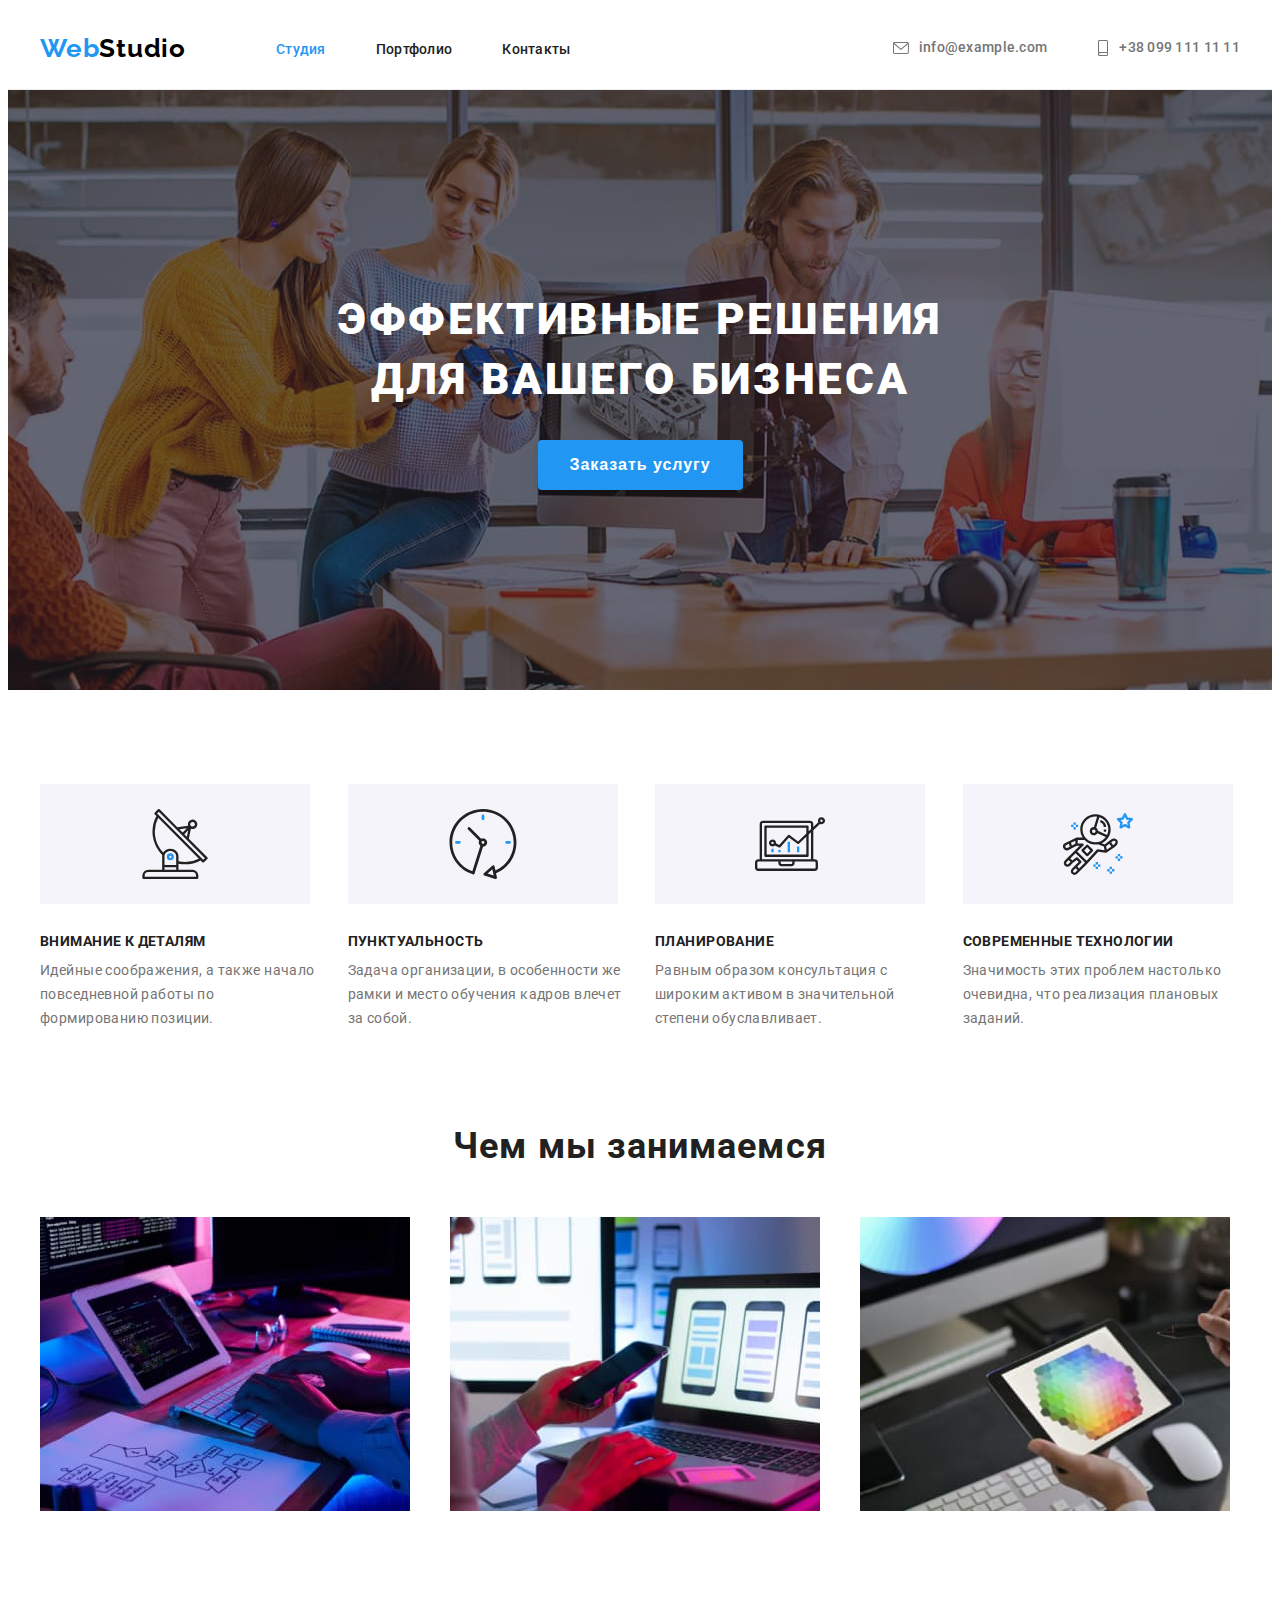
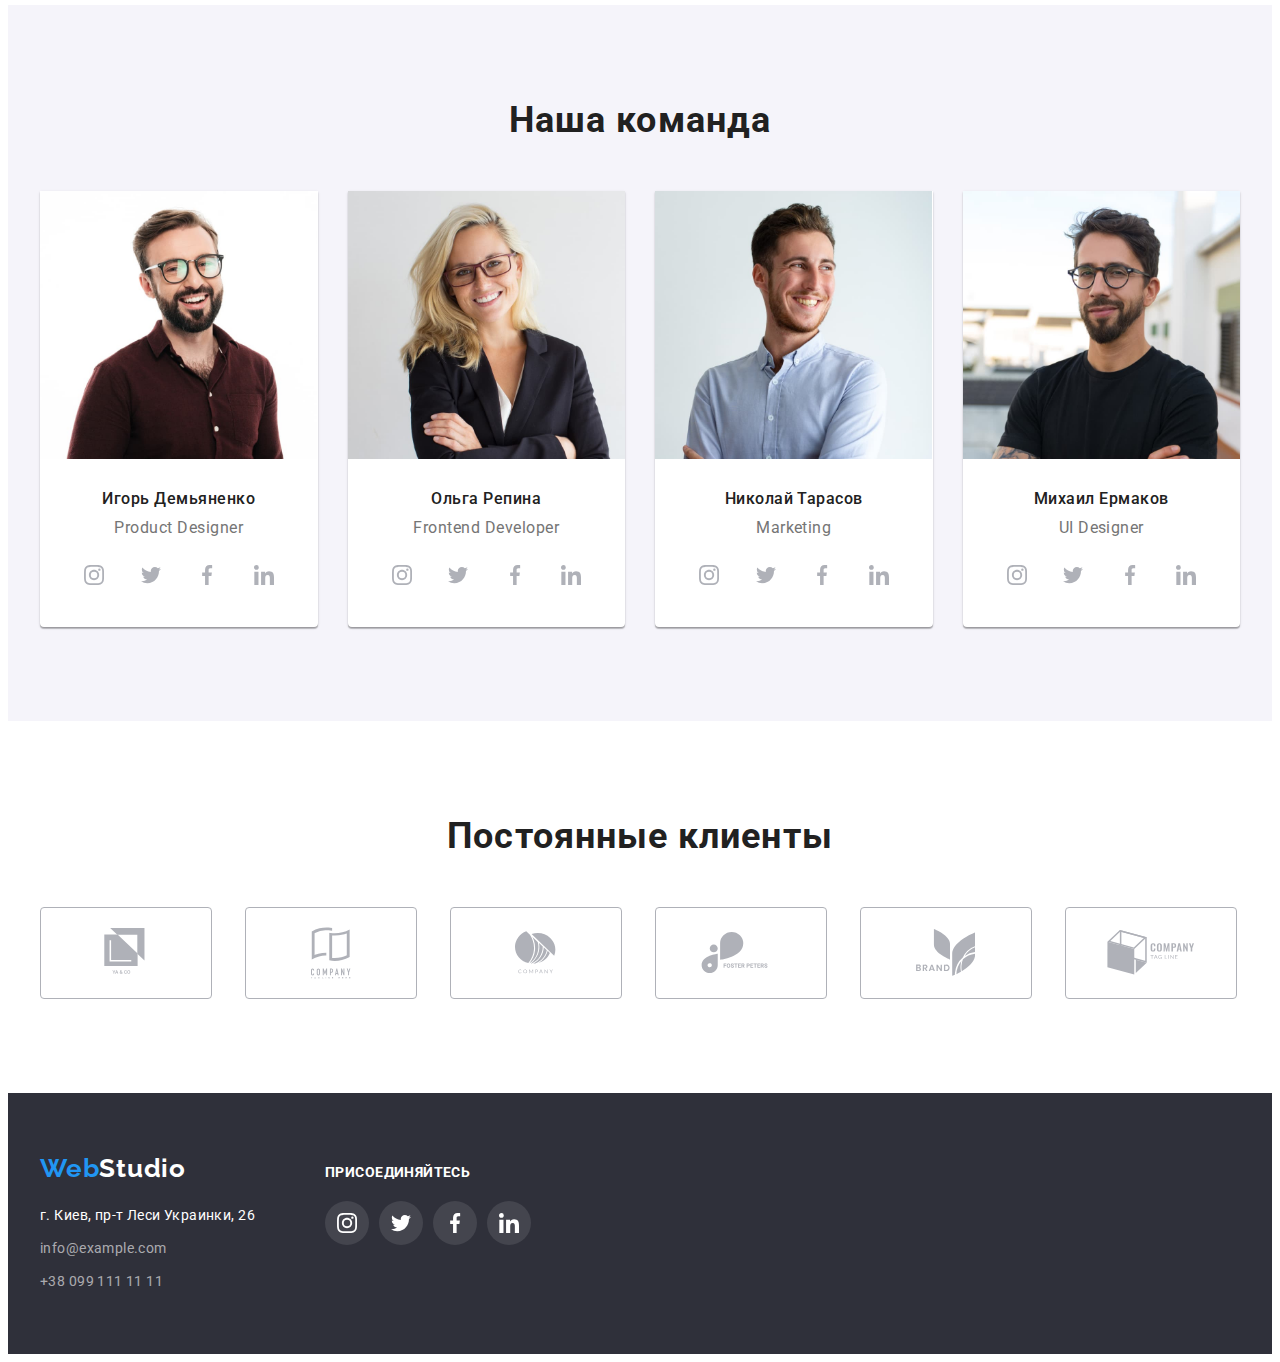
<file: index.html>
<!DOCTYPE html>
<html lang="ru">
<head>
    <meta charset="UTF-8">
    <meta http-equiv="X-UA-Compatible" content="IE=edge">
    <meta name="viewport" content="width=device-width, initial-scale=1.0">
    <title>WebStudio</title>
    <link rel="stylesheet" href="https://cdnjs.cloudflare.com/ajax/libs/modern-normalize/1.0.0/modern-normalize.css" integrity="sha512-Zx6MlUMKSVJoQ+83OwhdILe8cSEsCzfqThJd7J/VA2UrK6Ctj85p+xzqfyuNXE5B1k25uUdmJ2OzItbBy9GHAQ==" crossorigin="anonymous" />
    <link rel="preconnect" href="https://fonts.gstatic.com">
    <link href="https://fonts.googleapis.com/css2?family=Raleway:wght@700&family=Roboto:wght@400;500;700;900&display=swap" rel="stylesheet">
    <link rel="stylesheet" href="./css/styles.css">
</head>
<body>
    <header class="header">
        <div class="container">
            <nav class="header-navigation">
                <a class="link logo" href="/" lang="en">Web<span class="logo-text-white-theme">Studio</span></a>
                <ul class="list navigation-list">
                    <li class="navigation-item">
                        <a class="link navigation-link active-link" href="./index.html">Студия</a>
                    </li>
                    <li class="navigation-item">
                        <a class="link navigation-link" href="./portfolio.html">Портфолио</a>
                    </li>
                    <li class="navigation-item">
                        <a class="link navigation-link" href="">Контакты</a>
                    </li>
                </ul>
            </nav>
            <ul class="list contacts">
                <li class="contacts-item-mail"><a class="link contacts-link" href="mailto:info@example.com" lang="en">
                    <svg class="envelope-img">
                        <use href="./img/icons.svg#envelope" width=16px height=12px></use>
                    </svg>info@example.com</a></li>
                <li class="contacts-item-tel"><a class="link contacts-link" href="tel:+380991111111"><svg class="smartphone-img">
                    <use href="./img/icons.svg#smartphone" width=12px height=16px></use>
                </svg>+38 099 111 11 11</a></li>
            </ul>           
        </div>
    </header>
    <main class="main-container">
    <!--HERO-->
        <section class="hero">
            <div class="container hero-position">
                <h1 class="hero-title">Эффективные решения для вашего бизнеса</h1>
                <button class="modal-btn" type="button">Заказать услугу</button>
            </div>
        </section>
    <!--ADVANTAGE-->
        <section class="advantage">
            <div class="container">
                <h2 class="visually-hidden">Advantage</h2>
                <ul class="list advantage-list">
                    <li class="advantage-item">
                        <div class="advantage-img-box">
                            <svg width=70px height=70px>
                            <use href="./img/icons.svg#antenna"></use>
                            </svg>
                        </div>
                        <h3 class="advantage-item-title">Внимание к деталям</h3>
                        <p class="advantage-item-text">Идейные соображения, а также начало повседневной работы по формированию позиции.</p>
                    </li>
                    <li class="advantage-item">
                        <div class="advantage-img-box">
                            <svg width=70px height=70px>
                            <use href="./img/icons.svg#clock"></use>
                            </svg>
                        </div>
                        <h3 class="advantage-item-title">Пунктуальность</h3>
                        <p class="advantage-item-text">Задача организации, в особенности же рамки и место обучения кадров влечет за собой.</p>
                    </li>
                    <li class="advantage-item">
                        <div class="advantage-img-box">
                            <svg width=70px height=70px>
                            <use href="./img/icons.svg#diagram"></use>
                            </svg>
                        </div>
                        <h3 class="advantage-item-title">Планирование</h3>
                        <p class="advantage-item-text">Равным образом консультация с широким активом в значительной степени обуславливает.</p>
                    </li>
                    <li class="advantage-item">
                        <div class="advantage-img-box">
                            <svg width=70px height=70px>
                            <use href="./img/icons.svg#astronaut"></use>
                            </svg>
                        </div>
                        <h3 class="advantage-item-title">Современные технологии</h3>
                        <p class="advantage-item-text">Значимость этих проблем настолько очевидна, что реализация плановых заданий.</p>
                    </li>
                </ul>
            </div>
        </section>
    <!--GALLERY-->
        <section class="gallery">
            <div class="container">
                <h2 class="title gt-title">Чем мы занимаемся</h2>
                <ul class="list gallery-list">
                    <li class="gallery-item">
                        <img class="gallery-img" src="./img/gallery/img-1.jpg" alt="Написание кода сайта">
                    </li>
                    <li class="gallery-item">
                        <img class="gallery-img" src="./img/gallery/img-2.jpg" alt="Тестирование сайта на смартфоне">
                    </li>
                    <li class="gallery-item">
                        <img class="gallery-img" src="./img/gallery/img-3.jpg" alt="Палитра цветов на планшете">
                    </li>
                </ul>
            </div>
        </section>
    <!--TEAM-->
        <section class="team section">
            <div class="container">
                <h2 class="title gt-title">Наша команда</h2>
                <ul class="list team-list">
                    <li class="team-item">
                        <img class="team-img" src="./img/team/img-t-1.jpg" alt="Мужчина в бордовой рубашке с бородой">
                        <div class="team-subscribe">
                            <h3 class="team-item-title">Игорь Демьяненко</h3>
                            <p class="team-position" lang="en">Product Designer</p>
                            <ul class="list social-list">
                                <li class="social-list-item">
                                    <a href="" class="social-list-link link">
                                        <svg class="social-list-icon" width=20px height=20px>
                                            <use href="./img/icons.svg#instagram"></use>
                                        </svg>
                                    </a>
                                </li>
                                <li class="social-list-item">
                                    <a href="" class="social-list-link link">
                                        <svg class="social-list-icon" width=20px height=20px>
                                            <use href="./img/icons.svg#twitter"></use>
                                        </svg>
                                    </a>
                                </li>
                                <li class="social-list-item">
                                    <a href="" class="social-list-link link">
                                        <svg class="social-list-icon" width=20px height=20px>
                                            <use href="./img/icons.svg#facebook"></use>
                                        </svg>
                                    </a>
                                </li>
                                <li class="social-list-item">
                                    <a href="" class="social-list-link link">
                                        <svg class="social-list-icon" width=20px height=20px>
                                            <use href="./img/icons.svg#linkedin"></use>
                                        </svg>
                                    </a>
                                </li>
                            </ul>
                        </div>
                    </li>
                    <li class="team-item">
                        <img class="team-img" src="./img/team/img-t-2.jpg" alt="Женщина в черном пиджаке и очках">
                        <div class="team-subscribe">
                            <h3 class="team-item-title">Ольга Репина</h3>
                            <p class="team-position" lang="en">Frontend Developer</p>
                            <ul class="list social-list">
                                <li class="social-list-item">
                                    <a href="" class="social-list-link link">
                                        <svg class="social-list-icon" width=20px height=20px>
                                            <use href="./img/icons.svg#instagram"></use>
                                        </svg>
                                    </a>
                                </li>
                                <li class="social-list-item">
                                    <a href="" class="social-list-link link">
                                        <svg class="social-list-icon" width=20px height=20px>
                                            <use href="./img/icons.svg#twitter"></use>
                                        </svg>
                                    </a>
                                </li>
                                <li class="social-list-item">
                                    <a href="" class="social-list-link link">
                                        <svg class="social-list-icon" width=20px height=20px>
                                            <use href="./img/icons.svg#facebook"></use>
                                        </svg>
                                    </a>
                                </li>
                                <li class="social-list-item">
                                    <a href="" class="social-list-link link">
                                        <svg class="social-list-icon" width=20px height=20px>
                                            <use href="./img/icons.svg#linkedin"></use>
                                        </svg>
                                    </a>
                                </li>
                            </ul>
                        </div>
                    </li>
                    <li class="team-item">
                        <img class="team-img" src="./img/team/img-t-3.jpg" alt="Мужчина в голубой рубакше">
                        <div class="team-subscribe">
                            <h3 class="team-item-title">Николай Тарасов</h3>
                            <p class="team-position" lang="en">Marketing</p>
                            <ul class="list social-list">
                                <li class="social-list-item">
                                    <a href="" class="social-list-link link">
                                        <svg class="social-list-icon" width=20px height=20px>
                                            <use href="./img/icons.svg#instagram"></use>
                                        </svg>
                                    </a>
                                </li>
                                <li class="social-list-item">
                                    <a href="" class="social-list-link link">
                                        <svg class="social-list-icon" width=20px height=20px>
                                            <use href="./img/icons.svg#twitter"></use>
                                        </svg>
                                    </a>
                                </li>
                                <li class="social-list-item">
                                    <a href="" class="social-list-link link">
                                        <svg class="social-list-icon" width=20px height=20px>
                                            <use href="./img/icons.svg#facebook"></use>
                                        </svg>
                                    </a>
                                </li>
                                <li class="social-list-item">
                                    <a href="" class="social-list-link link">
                                        <svg class="social-list-icon" width=20px height=20px>
                                            <use href="./img/icons.svg#linkedin"></use>
                                        </svg>
                                    </a>
                                </li>
                            </ul>
                        </div>
                    </li>
                    <li class="team-item">
                        <img class="team-img" src="./img/team/img-t-4.jpg" alt="Мужчина в очках, черной футболке и с бородой">
                        <div class="team-subscribe">
                            <h3 class="team-item-title">Михаил Ермаков</h3>
                            <p class="team-position" lang="en">UI Designer</p>
                            <ul class="list social-list">
                                <li class="social-list-item">
                                    <a href="" class="social-list-link link">
                                        <svg class="social-list-icon" width=20px height=20px>
                                            <use href="./img/icons.svg#instagram"></use>
                                        </svg>
                                    </a>
                                </li>
                                <li class="social-list-item">
                                    <a href="" class="social-list-link">
                                        <svg class="social-list-icon" width=20px height=20px>
                                            <use href="./img/icons.svg#twitter"></use>
                                        </svg>
                                    </a>
                                </li>
                                <li class="social-list-item">
                                    <a href="" class="social-list-link link">
                                        <svg class="social-list-icon" width=20px height=20px>
                                            <use href="./img/icons.svg#facebook"></use>
                                        </svg>
                                    </a>
                                </li>
                                <li class="social-list-item">
                                    <a href="" class="social-list-link link">
                                        <svg class="social-list-icon" width=20px height=20px>
                                            <use href="./img/icons.svg#linkedin"></use>
                                        </svg>
                                    </a>
                                </li>
                            </ul>
                        </div>
                    </li>
                </ul>
            </div>
        </section>
        <section class="section">
            <div class="container">
                <h2 class="regular-customers title">Постоянные клиенты</h2>
                <ul class="list regular-customers-list">
                    <li class="regular-customers-item">
                        <a class="customers-link" href="">
                            <svg class="cust-img" width=45px height=49px>
                                <use href="./img/icons.svg#first-company"></use>
                            </svg>
                        </a>
                    </li>
                    <li class="regular-customers-item">
                        <a class="customers-link" href="">
                            <svg class="cust-img" width=40px height=52px>
                                <use href="./img/icons.svg#second-company"></use>
                            </svg>
                        </a>
                    </li>
                    <li class="regular-customers-item">
                        <a class="customers-link" href="">
                            <svg class="cust-img" width=41px height=43px>
                                <use href="./img/icons.svg#third-company"></use>
                            </svg>
                        </a>
                    </li>
                    <li class="regular-customers-item">
                        <a class="customers-link" href="">
                            <svg class="cust-img" width=80px height=42px>
                                <use href="./img/icons.svg#fourth-company"></use>
                            </svg>
                        </a>
                    </li>
                    <li class="regular-customers-item">
                        <div class="customers-img-box">
                        <a class="customers-link" href="">
                            <svg class="cust-img" width=59px height=47px>
                                <use href="./img/icons.svg#fifth-company"></use>
                            </svg>
                        </a>
                        </div>
                    </li>
                    <li class="regular-customers-item">
                        <a class="customers-link" href="">
                            <svg class="cust-img" width=88px height=45px>
                               <use href="./img/icons.svg#sixth-company"></use>
                            </svg>
                        </a>
                    </li>
                </ul>
            </div>
        </section>
    </main>
    <footer class="footer">
        <div class="container footer-elements">
            <div class="address-container">
            <a class="link logo footer-logo" href="/" lang="en">Web<span class="logo-text-dark-theme">Studio</span></a>
            <address class="address">
                <ul class="list contact-info">
                    <li class="contact-info-item">
                        <a class="link contact-info-location" href="https://goo.gl/maps/8V9FkgbPoYz4gnN9A" target="_blank" rel="noopener noreferrer">г. Киев, пр-т Леси Украинки, 26</a>
                    </li>
                    <li class="contact-info-item">
                        <a class="link contact-info-connection" href="mailto:info@example.com" lang="en">info@example.com</a>
                    </li>
                    <li class="contact-info-item">
                        <a class="link contact-info-connection" href="tel:+380991111111">+38 099 111 11 11</a>
                    </li>
                </ul>
            </address>
            </div>
            <div class="social-container">
            <b class="social-title">присоединяйтесь</b>
            <ul class="list social-list">
                <li class="social-list-item">
                    <a href="" class="link social-list-link footer-link">
                        <svg class="social-list-icon footer-icon" width=20px height=20px>
                            <use href="./img/icons.svg#instagram"></use>
                        </svg>
                    </a>
                </li>
                <li class="social-list-item">
                    <a href="" class="link social-list-link footer-link">
                        <svg class="social-list-icon footer-icon" width=20px height=20px>
                            <use href="./img/icons.svg#twitter"></use>
                        </svg>
                    </a>
                </li>
                <li class="social-list-item">
                    <a href="" class="link social-list-link footer-link">
                        <svg class="social-list-icon footer-icon" width=20px height=20px>
                            <use href="./img/icons.svg#facebook"></use>
                        </svg>
                    </a>
                </li>
                <li class="social-list-item">
                    <a href="" class="link social-list-link footer-link">
                        <svg class="social-list-icon footer-icon" width=20px height=20px>
                            <use href="./img/icons.svg#linkedin"></use>
                        </svg>
                    </a>
                </li>
            </ul>
            </div>
        </div>
    </footer>
</body>
</html>
</file>
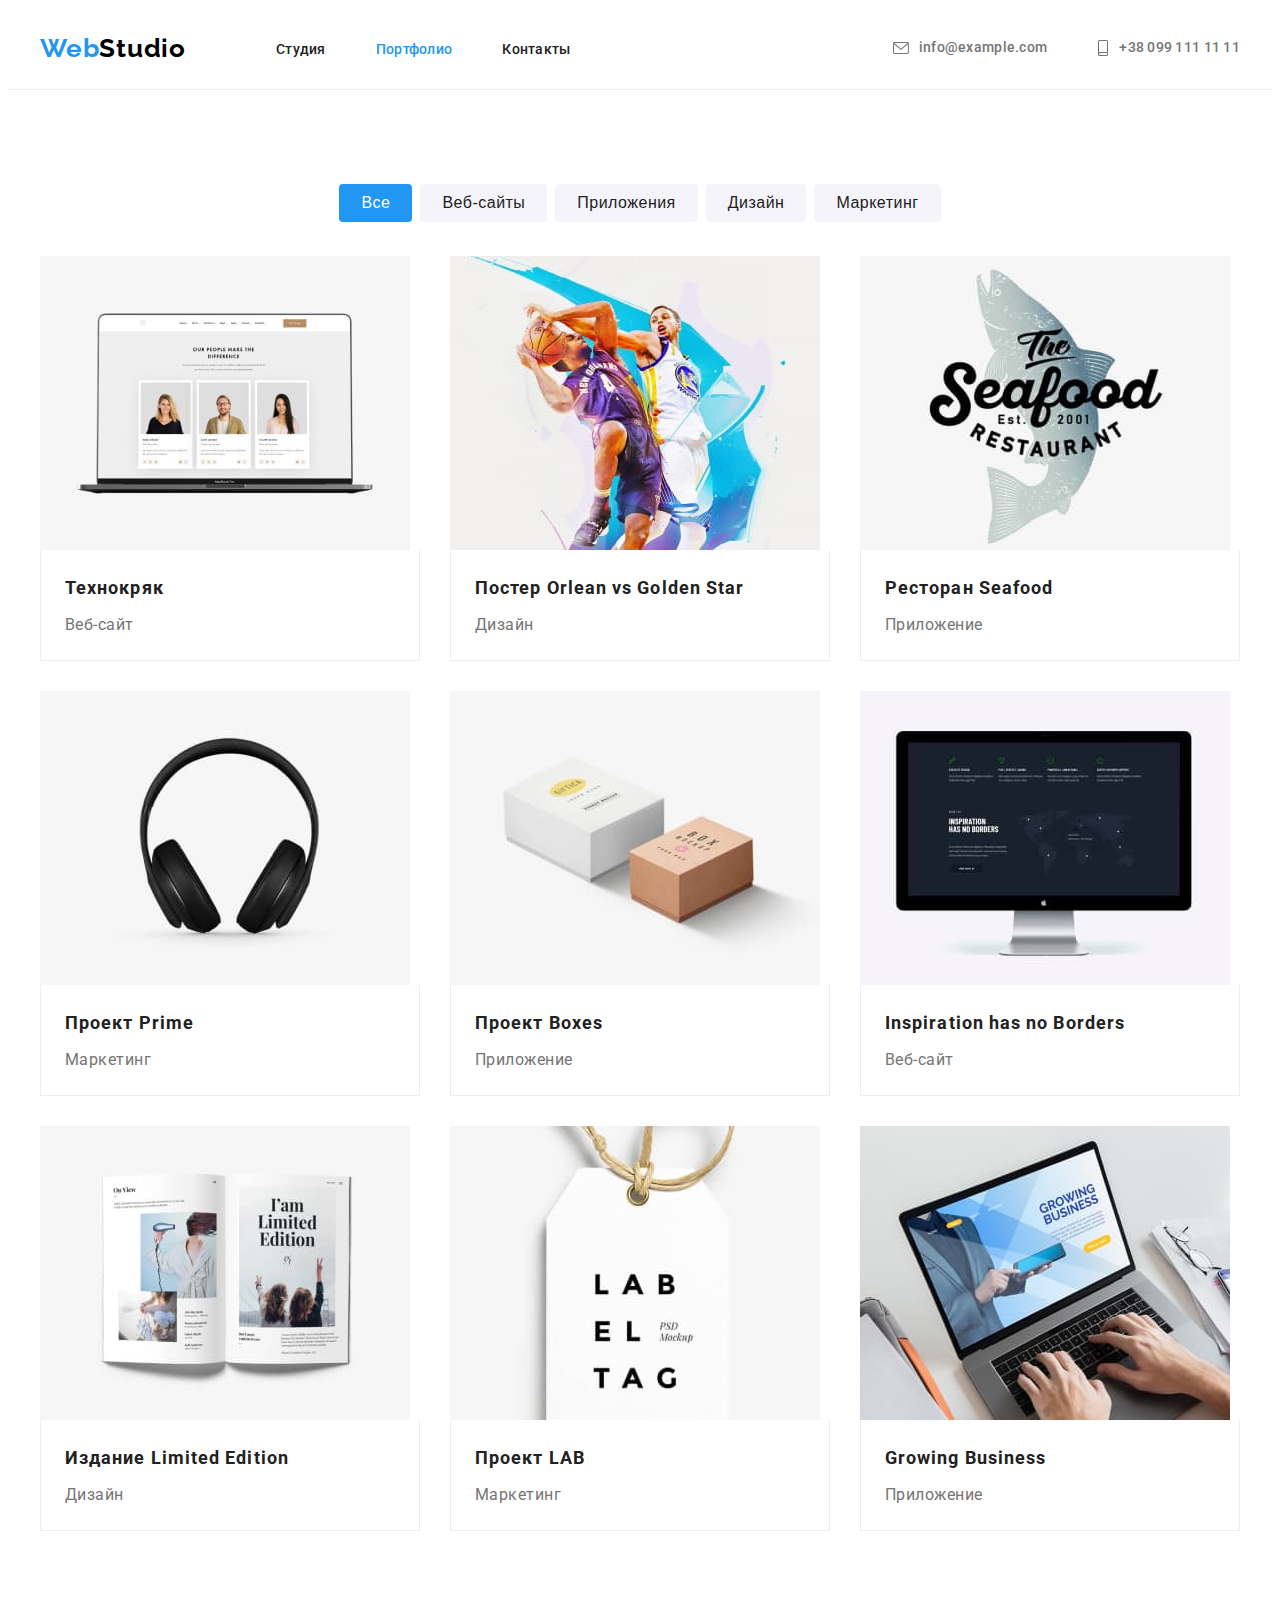
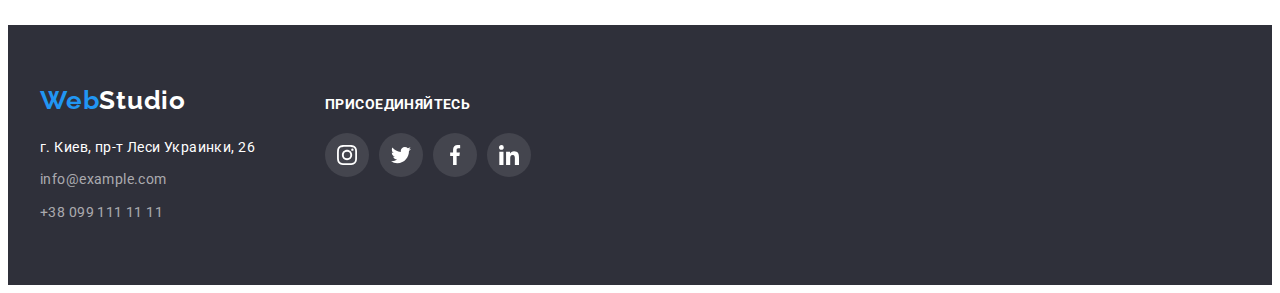
<file: portfolio.html>
<!DOCTYPE html>
<html lang="ru">
<head>
    <meta charset="UTF-8">
    <meta http-equiv="X-UA-Compatible" content="IE=edge">
    <meta name="viewport" content="width=device-width, initial-scale=1.0">
    <title>Portfolio</title>
    <link rel="stylesheet" href="https://cdnjs.cloudflare.com/ajax/libs/modern-normalize/1.0.0/modern-normalize.css" integrity="sha512-Zx6MlUMKSVJoQ+83OwhdILe8cSEsCzfqThJd7J/VA2UrK6Ctj85p+xzqfyuNXE5B1k25uUdmJ2OzItbBy9GHAQ==" crossorigin="anonymous" />
    <link rel="preconnect" href="https://fonts.gstatic.com">
    <link href="https://fonts.googleapis.com/css2?family=Raleway:wght@700&family=Roboto:wght@400;500;700;900&display=swap" rel="stylesheet">
    <link rel="stylesheet" href="./css/styles.css">
</head>
<body>
    <header class="header">
        <div class="container">
            <nav class="header-navigation">
                <a class="link logo" href="/" lang="en">Web<span class="logo-text-white-theme">Studio</span></a>
                <ul class="list navigation-list">
                    <li class="navigation-item">
                        <a class="link navigation-link" href="./index.html">Студия</a>
                    </li>
                    <li class="navigation-item">
                        <a class="link navigation-link active-link" href="./portfolio.html">Портфолио</a>
                    </li>
                    <li class="navigation-item">
                        <a class="link navigation-link" href="">Контакты</a>
                    </li>
                </ul>
            </nav>
            <ul class="list contacts">
                <li class="contacts-item-mail"><a class="link contacts-link" href="mailto:info@example.com" lang="en">
                        <svg class="envelope-img">
                            <use href="./img/icons.svg#envelope"></use>
                        </svg>info@example.com</a></li>
                <li class="contacts-item-tel"><a class="link contacts-link" href="tel:+380991111111"><svg class="smartphone-img">
                            <use href="./img/icons.svg#smartphone"></use>
                        </svg>+38 099 111 11 11</a></li>
            </ul>
        </div>
    </header>
    <main class="portfolio-main">
    <!--WORK CATEGORIES-->
    <section class="work-categories">
        <div class="container">
    <!--FILTER BUTTONS-->
            <h1 class="visually-hidden">Портфолио</h1>
            <ul class="list filter-buttons-menu">
                <li class="filter-buttons-item">
                    <button class="filter-buttons btn-all" type="button">Все</button>
                </li>
                <li class="filter-buttons-item">
                    <button class="filter-buttons" type="button">Веб-сайты</button>
                </li>
                <li class="filter-buttons-item">
                    <button class="filter-buttons" type="button">Приложения</button>
                </li>
                <li class="filter-buttons-item">
                    <button class="filter-buttons" type="button">Дизайн</button>
                </li>
                <li class="filter-buttons-item">
                    <button class="filter-buttons" type="button">Маркетинг</button>
                </li>
            </ul>
            <ul class="list work-categories-list">
                <li class="work-categories-item">
                    <a class="link border" href="">
                        <img class="work-categories-img" src="./img/work-categories/img-work-categories-1.jpg" alt="Ноутбук с открытым сайтом">
                        <div class="work-categories-description">
                            <h2 class="work-categories-title">Технокряк</h2>
                            <p class="work-categories-product">Веб-сайт</p>
                        </div>
                    </a>
                </li>
                <li class="work-categories-item">
                    <a class="link" href="">
                        <img class="work-categories-img" src="./img/work-categories/img-work-categories-2.jpg" alt="Два баскетболиста с мячом">
                        <div class="work-categories-description">
                            <h2 class="work-categories-title">Постер <span lang="en">Orlean vs Golden Star</span></h2>
                            <p class="work-categories-product">Дизайн</p>
                        </div>
                    </a>
                </li>
                <li class="work-categories-item">
                    <a class="link" href="">
                        <img class="work-categories-img" src="./img/work-categories/img-work-categories-3.jpg" alt="Логотип ресторана">
                        <div class="work-categories-description">
                            <h2 class="work-categories-title">Ресторан <span lang="en">Seafood</span></h2>
                            <p class="work-categories-product">Приложение</p>
                        </div>
                    </a>
                </li>
                <li class="work-categories-item">
                    <a class="link" href="">
                        <img class="work-categories-img" src="./img/work-categories/img-work-categories-4.jpg" alt="Наушники">
                        <div class="work-categories-description">
                            <h2 class="work-categories-title">Проект <span lang="en">Prime</span></h2>
                            <p class="work-categories-product">Маркетинг</p>
                        </div>
                    </a>
                </li>
                <li class="work-categories-item">
                    <a class="link" href="">
                        <img class="work-categories-img" src="./img/work-categories/img-work-categories-5.jpg" alt="Две небольших коробки">
                        <div class="work-categories-description">
                            <h2 class="work-categories-title">Проект <span lang="en">Boxes</span></h2>
                            <p class="work-categories-product">Приложение</p>
                        </div>
                    </a>
                </li>
                <li class="work-categories-item">
                    <a class="link" href="">
                        <img class="work-categories-img" src="./img/work-categories/img-work-categories-6.jpg" alt="Монитор с открытым сайтом">
                        <div class="work-categories-description">
                            <h2 class="work-categories-title" lang="en">Inspiration has no Borders</h2>
                            <p class="work-categories-product">Веб-сайт</p>
                        </div>
                    </a>
                </li>
                <li class="work-categories-item">
                    <a class="link" href="">
                        <img class="work-categories-img" src="./img/work-categories/img-work-categories-7.jpg" alt="Развернутая книга с изображениями">
                        <div class="work-categories-description">
                            <h2 class="work-categories-title">Издание <span lang="en">Limited Edition</span></h2>
                            <p class="work-categories-product">Дизайн</p>
                        </div>
                    </a>
                </li>
                <li class="work-categories-item">
                    <a class="link" href="">
                        <img class="work-categories-img" src="./img/work-categories/img-work-categories-8.jpg" alt="Бирка на веревочке с логотипом проэкта">
                        <div class="work-categories-description">
                            <h2 class="work-categories-title">Проект <span lang="en">LAB</span></h2>
                            <p class="work-categories-product">Маркетинг</p>
                        </div>
                    </a>
                </li>
                <li class="work-categories-item">
                    <a class="link" href="">
                        <img class="work-categories-img" src="./img/work-categories/img-work-categories-9.jpg" alt="Человек работает за ноутбуком с открытим приложением">
                        <div class="work-categories-description">
                            <h2 class="work-categories-title" lang="en">Growing Business</h2>
                            <p class="work-categories-product">Приложение</p>
                        </div>
                    </a>
                </li>
            </ul>
        </div>
    </section>
    </main>
    <footer class="footer">
        <div class="container footer-elements">
            <div class="address-container">
                <a class="link logo footer-logo" href="/" lang="en">Web<span class="logo-text-dark-theme">Studio</span></a>
                <address class="address">
                    <ul class="list contact-info">
                        <li class="contact-info-item">
                            <a class="link contact-info-location" href="https://goo.gl/maps/8V9FkgbPoYz4gnN9A"
                                target="_blank" rel="noopener noreferrer">г. Киев, пр-т Леси Украинки, 26</a>
                        </li>
                        <li class="contact-info-item">
                            <a class="link contact-info-connection" href="mailto:info@example.com"
                                lang="en">info@example.com</a>
                        </li>
                        <li class="contact-info-item">
                            <a class="link contact-info-connection" href="tel:+380991111111">+38 099 111 11 11</a>
                        </li>
                    </ul>
                </address>
            </div>
            <div class="social-container">
                <b class="social-title">присоединяйтесь</b>
                <ul class="list social-list">
                    <li class="social-list-item">
                        <a href="" class="link social-list-link footer-link">
                            <svg class="social-list-icon footer-icon" width=20px height=20px>
                                <use href="./img/icons.svg#instagram"></use>
                            </svg>
                        </a>
                    </li>
                    <li class="social-list-item">
                        <a href="" class="link social-list-link footer-link">
                            <svg class="social-list-icon footer-icon" width=20px height=20px>
                                <use href="./img/icons.svg#twitter"></use>
                            </svg>
                        </a>
                    </li>
                    <li class="social-list-item">
                        <a href="" class="link social-list-link footer-link">
                            <svg class="social-list-icon footer-icon" width=20px height=20px>
                                <use href="./img/icons.svg#facebook"></use>
                            </svg>
                        </a>
                    </li>
                    <li class="social-list-item">
                        <a href="" class="link social-list-link footer-link">
                            <svg class="social-list-icon footer-icon" width=20px height=20px>
                                <use href="./img/icons.svg#linkedin"></use>
                            </svg>
                        </a>
                    </li>
                </ul>
            </div>
        </div>
    </footer>
</body>
</html>
</file>
<file: css/styles.css>
/*================COMMON STYLES================*/
:root {
  --main-font: 'Roboto', sans-serif;
  --secondary-font: 'Raleway', sans-serif;
  --accent-color: #2196f3;
  --main-color: #ffffff;
  --second-color: #000;
  --title-color: #212121;
  --link-color: #757575;
  --background-color: #f5f4fa;
  --background-section-color: #2f303a;
  --box-shadow-color: rgba(0, 0, 0, 0.15);
  --contact-info-conection-color: rgba(255, 255, 255, 0.6);
  --line-color: #ececec;
  --work-categories-color: #eeeeee;
  --border-color: #afb1b8;
  --section-pt: 94px;
  --section-pb: 94px;
}

body {
  font-family: var(--main-font);
  background-color: var(--main-color);
}

h1,
h2,
h3,
h4,
h5,
h6,
p {
  margin: 0;
}

ul,
ol {
  margin: 0;
  padding: 0;
}

img {
  display: block;
  max-width: 100%;
}

.visually-hidden {
  position: absolute !important;
  clip: rect(1px 1px 1px 1px); /* IE6, IE7 */
  clip: rect(1px, 1px, 1px, 1px);
  padding: 0 !important;
  border: 0 !important;
  height: 1px !important;
  width: 1px !important;
  overflow: hidden;
}

.link {
  text-decoration: none;
}

.list {
  list-style: none;
}

.address {
  font-style: normal;
}

.title {
  font-weight: bold;
  font-size: 36px;
  line-height: 1.17;
  text-align: center;
  letter-spacing: 0.03em;
  color: var(--title-color);
}

.modal-btn {
  font-weight: bold;
  font-size: 16px;
  line-height: 1.87;
  letter-spacing: 0.06em;
  color: var(--main-color);
  cursor: pointer;
  background: var(--accent-color);
  box-shadow: 0px 4px 4px var(--box-shadow-color);
  border-radius: 4px;
  border-style: none;
  padding: 10px 32px;
}

.container {
  width: 1200px;
  margin: 0 auto;
  padding-left: 15px;
  padding-right: 15px;
}

.section {
  padding-top: var(--section-pt);
  padding-bottom: var(--section-pb);
}

.social-list {
  display: flex;
  justify-content: space-between;
}

.social-list-icon {
  fill: var(--border-color);
}

.social-list-link {
  display: flex;
  justify-content: center;
  align-items: center;
  width: 44px;
  height: 44px;
  border-radius: 50%;
  background-color: transparent;
}

.social-list-link:hover,
.social-list-link:focus {
  background-color: var(--accent-color);
}

.social-list-link:focus .social-list-icon,
.social-list-link:hover .social-list-icon {
  fill: var(--main-color);
}
/*========HEADER========*/
.header {
  border-bottom: var(--line-color) solid 1px;
}
.header .container {
  display: flex;
  align-items: center;
}
.header-navigation {
  display: flex;
  align-items: center;
}

.navigation-list {
  display: flex;
  align-items: center;
}

.logo {
  font-family: var(--secondary-font);
  font-weight: 700;
  font-size: 26px;
  line-height: 1.19;
  letter-spacing: 0.03em;
  color: var(--accent-color);
  padding-top: 25px;
  padding-bottom: 25px;
  margin-right: 90px;
}

.logo-text-white-theme {
  color: var(--second-color);
}

.logo-text-dark-theme {
  color: var(--main-color);
}

.navigation-link {
  font-weight: 500;
  font-size: 14px;
  line-height: 1.14;
  letter-spacing: 0.02em;
  padding-top: 32px;
  padding-bottom: 32px;
  color: var(--title-color);
}

.navigation-link:hover,
.navigation-link:focus {
  color: var(--accent-color);
}

.active-link {
  color: var(--accent-color);
}

.navigation-item:not(:last-child) {
  margin-right: 50px;
}

.contacts {
  display: flex;
  margin-left: auto;
}

.contacts-item-mail {
  margin-right: 50px;
}

.contacts-link {
  display: flex;
  align-items: center;
  font-weight: 500;
  font-size: 14px;
  line-height: 1.14;
  letter-spacing: 0.02em;
  padding-top: 32px;
  padding-bottom: 32px;
  color: var(--link-color);
  fill: var(--link-color);
}

.envelope-img {
  width: 16px;
  height: 12px;
  margin-right: 10px;
}

.smartphone-img {
  width: 12px;
  height: 16px;
  margin-right: 10px;
}

.contacts-link:hover,
.contacts-link:focus {
  color: var(--accent-color);
  fill: var(--accent-color);
}
/*========END HEADER========*/

/*========FOOTER========*/
.footer {
  background: var(--background-section-color);
  padding-top: 60px;
  padding-bottom: 60px;
}

.footer-logo {
  margin-bottom: 20px;
  display: block;
  padding: 0;
  margin-right: 0;
}

.contact-info-location {
  font-size: 14px;
  line-height: 1.71;
  letter-spacing: 0.03em;
  color: var(--main-color);
}

.contact-info-connection {
  font-size: 14px;
  line-height: 1.71;
  letter-spacing: 0.03em;
  color: var(--contact-info-conection-color);
}

.contact-info-item:not(:last-child) {
  margin-bottom: 9px;
}

.footer-elements {
  display: flex;
  align-items: baseline;
}

.address-container {
  margin-right: 70px;
}

.social-container {
  min-width: 206px;
}

.social-title {
  display: block;
  font-size: 14px;
  line-height: 1.14;
  letter-spacing: 0.03em;
  text-transform: uppercase;
  color: var(--main-color);
  margin-bottom: 20px;
}

.footer-link {
  background-color: rgba(255, 255, 255, 0.1);
}

.footer-icon {
  fill: var(--main-color);
}
/*========END FOOTER========*/
/*================END COMMON STYLES================*/

/*================STUDIO================*/
/*========HERO========*/
.hero {
  margin: 0 auto;
  background-color: var(--background-section-color);
  background-image: linear-gradient(to bottom, rgba(47, 48, 58, 0.4), rgba(47, 48, 58, 0.4)), url(../img/hero/bg.jpg);
  background-repeat: no-repeat;
  background-position: center;
  max-width: 1600px;
  background-size: cover;
}

.hero-title {
  font-weight: 900;
  font-size: 44px;
  line-height: 1.36;
  text-align: center;
  letter-spacing: 0.06em;
  text-transform: uppercase;
  color: var(--main-color);
  max-width: 696px;
  margin: 0 auto;
  margin-bottom: 30px;
}

.hero-position {
  padding-top: 200px;
  padding-bottom: 200px;
  text-align: center;
}
/*========END HERO========*/

/*========ADVANTAGE========*/
.advantage {
  padding-top: 94px;
  padding-bottom: 47px;
}

.advantage-img-box {
  display: flex;
  align-items: center;
  justify-content: center;
  width: 270px;
  height: 120px;
  background-color: var(--background-color);
  margin-bottom: 30px;
}

.advantage-list {
  display: flex;
  flex-wrap: wrap;
  margin-left: -30px;
  margin-top: -30px;
}

.advantage-item {
  margin-top: 30px;
  margin-left: 30px;
  flex-basis: calc(100% / 4 - 30px);
}

.advantage-item-title {
  font-weight: bold;
  font-size: 14px;
  line-height: 1.14;
  letter-spacing: 0.03em;
  text-transform: uppercase;
  color: var(--title-color);
  margin-bottom: 10px;
}

.advantage-item-text {
  font-size: 14px;
  line-height: 1.71;
  letter-spacing: 0.03em;
  color: var(--link-color);
}
/*========END ADVANTAGE========*/

/*========GALLERY========*/
.gallery {
  padding-top: 47px;
  padding-bottom: 94px;
}

.gt-title {
  margin-bottom: 50px;
}

.gallery-list {
  display: flex;
  flex-wrap: wrap;
  margin-top: -30px;
  margin-left: -30px;
}

.gallery-item {
  margin-top: 30px;
  margin-left: 30px;
  flex-basis: calc(100% / 3 - 30px);
}
/*========END GALLERY========*/

/*========TEAM========*/
.team {
  background-color: var(--background-color);
}

.team-list {
  display: flex;
  flex-wrap: wrap;
  margin-top: -30px;
  margin-left: -30px;
}

.team-item {
  margin-top: 30px;
  margin-left: 30px;
  flex-basis: calc(100% / 4 - 30px);
  background-color: var(--main-color);
  box-shadow: 0px 1px 3px rgba(0, 0, 0, 0.12), 0px 1px 1px rgba(0, 0, 0, 0.14),
    0px 2px 1px rgba(0, 0, 0, 0.2);
  border-radius: 0px 0px 4px 4px;
}

.team-item-title {
  font-weight: 500;
  font-size: 16px;
  line-height: 1.19;
  text-align: center;
  letter-spacing: 0.03em;
  color: var(--title-color);
  margin-bottom: 10px;
}

.team-position {
  font-size: 16px;
  line-height: 1.19;
  text-align: center;
  letter-spacing: 0.03em;
  color: var(--link-color);
  margin-bottom: 16px;
}

.team-subscribe {
  padding: 30px 32px;
}
/*========END TEAM========*/

/*========REGULAR CUSTOMERS========*/
.regular-customers {
  margin-bottom: 50px;
}

.regular-customers-list {
  display: flex;
  flex-wrap: wrap;
  margin-top: -30px;
  margin-left: -30px;
}

.regular-customers-item {
  margin-top: 30px;
  margin-left: 30px;
  flex-basis: calc(100% / 6 - 30px);
}

.customers-link {
  display: flex;
  justify-content: center;
  align-items: center;
  width: 170px;
  height: 90px;
  background: transparent;
  border: 1px solid var(--border-color);
  border-radius: 4px;
}

.cust-img {
  fill: var(--border-color);
}

.customers-link:hover .cust-img,
.customers-link:focus .cust-img {
  fill: var(--accent-color);
}

.customers-link:hover,
.customers-link:focus {
  border-color: var(--accent-color);
}
/*========END REGULAR CUSTOMERS========*/

/*================END STUDIO================*/

/*================PORTFOLIO================*/
.work-categories {
  padding-top: var(--section-pt);
  padding-bottom: var(--section-pb);
}

/*========FILTER BUTTONS========*/
.filter-buttons {
  border-radius: 4px;
  border-style: none;
  background-color: var(--background-color);
  color: var(--title-color);
  font-weight: 500;
  font-size: 16px;
  line-height: 1.62;
  text-align: center;
  letter-spacing: 0.03em;
  padding: 6px 22px;
}

.filter-buttons:hover,
.filter-buttons:focus {
  background-color: var(--accent-color);
  cursor: pointer;
  color: var(--main-color);
  box-shadow: 0px 3px 1px rgba(0, 0, 0, 0.1), 0px 1px 2px rgba(0, 0, 0, 0.08),
    0px 2px 2px rgba(0, 0, 0, 0.12);
}

.btn-all {
  color: var(--main-color);
  background-color: var(--accent-color);
}

.filter-buttons-menu {
  display: flex;
  align-items: center;
  text-align: center;
  justify-content: center;
  margin-bottom: 34px;
}
.filter-buttons-item:not(:last-child) {
  margin-right: 8px;
}
/*========END FILTER BUTTONS========*/

/*========WORK CATEGORIES========*/
.work-categories-title {
  font-weight: bold;
  font-size: 18px;
  line-height: 2;
  letter-spacing: 0.06em;
  color: var(--title-color);
  margin-bottom: 4px;
}

.work-categories-product {
  font-size: 16px;
  line-height: 1.87;
  letter-spacing: 0.03em;
  color: var(--link-color);
}

.work-categories-description {
  padding: 20px 24px;
  border: var(--work-categories-color) solid 1px;
  border-top: none;
}

.work-categories-list {
  display: flex;
  flex-wrap: wrap;
  margin-left: -30px;
  margin-top: -30px;
}
.work-categories-item {
  margin-left: 30px;
  margin-top: 30px;
  background-color: var(--main-color);
  flex-basis: calc(100% / 3 - 30px);
}

.work-categories-item:hover {
  box-shadow: 0px 1px 1px rgba(0, 0, 0, 0.12), 0px 4px 4px rgba(0, 0, 0, 0.06),
    1px 4px 6px rgba(0, 0, 0, 0.16);
}
/*========END WORK CATEGORIES========*/
</file>
